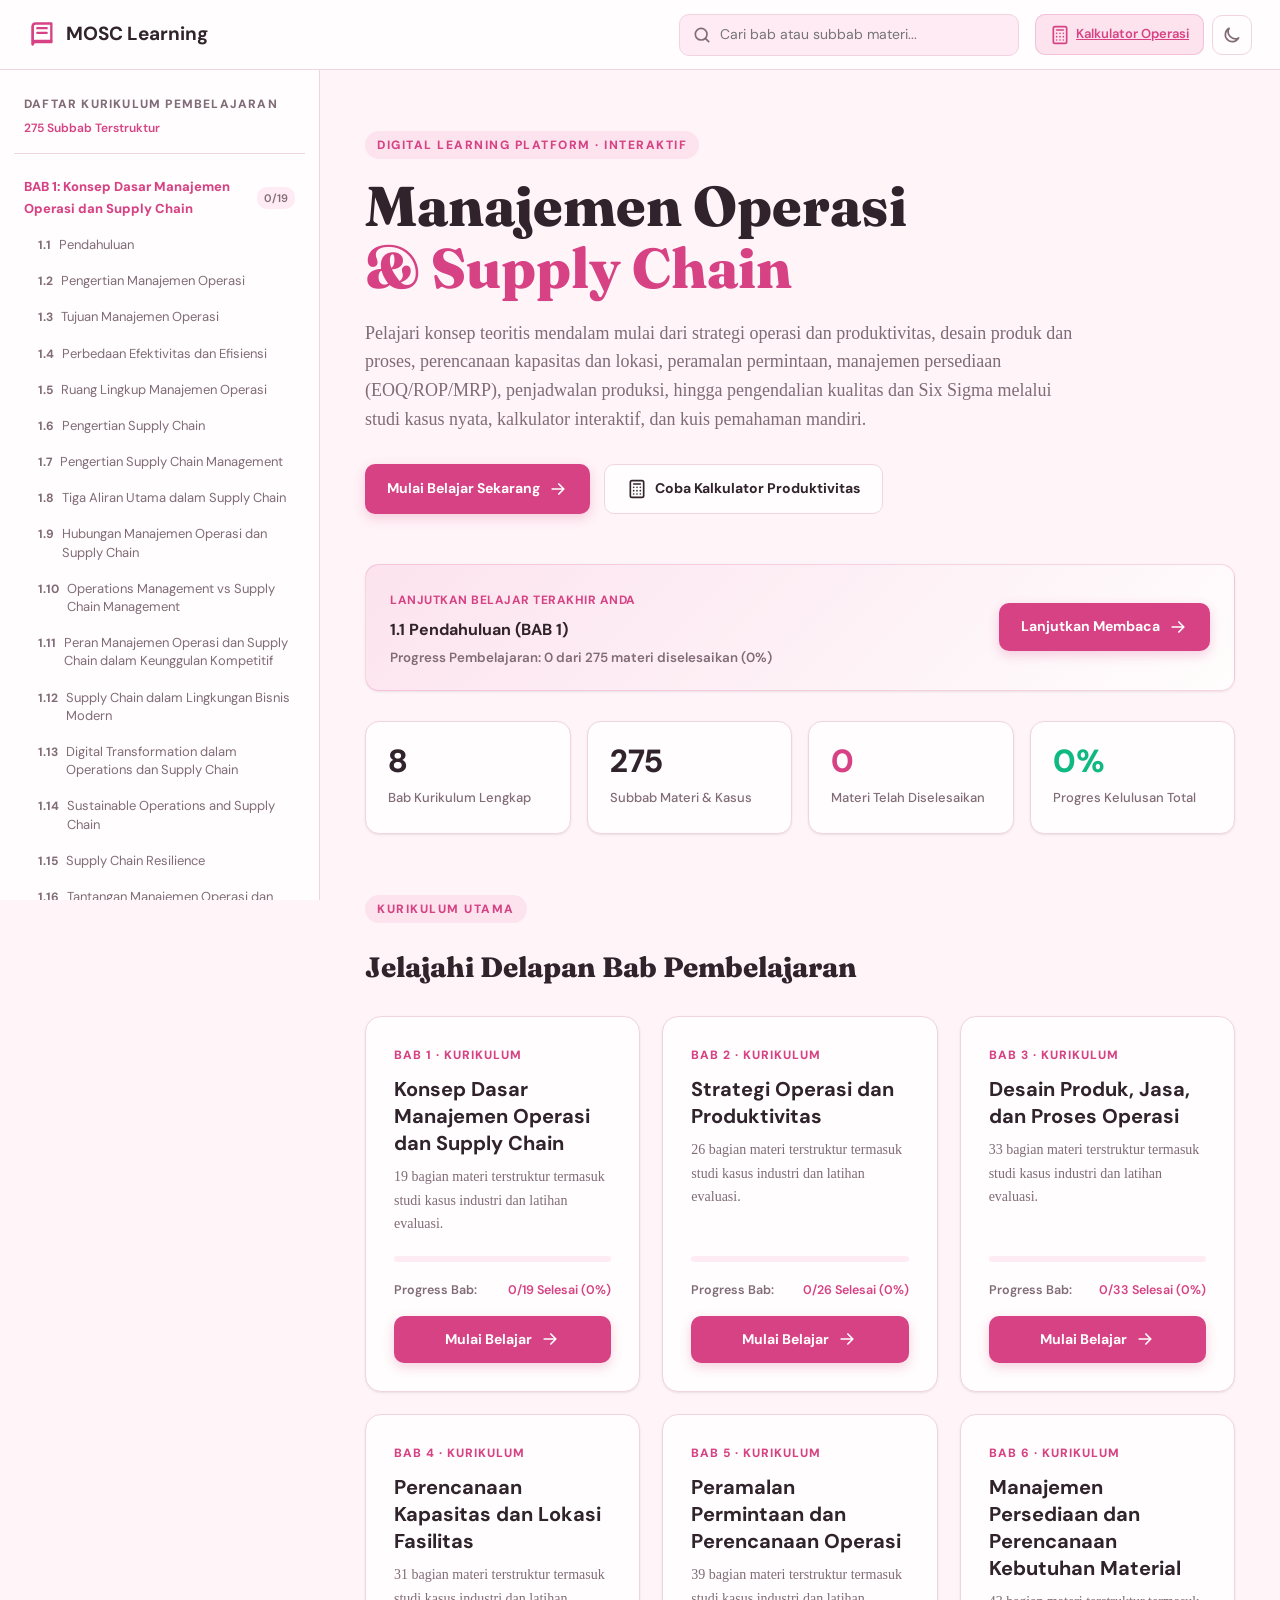
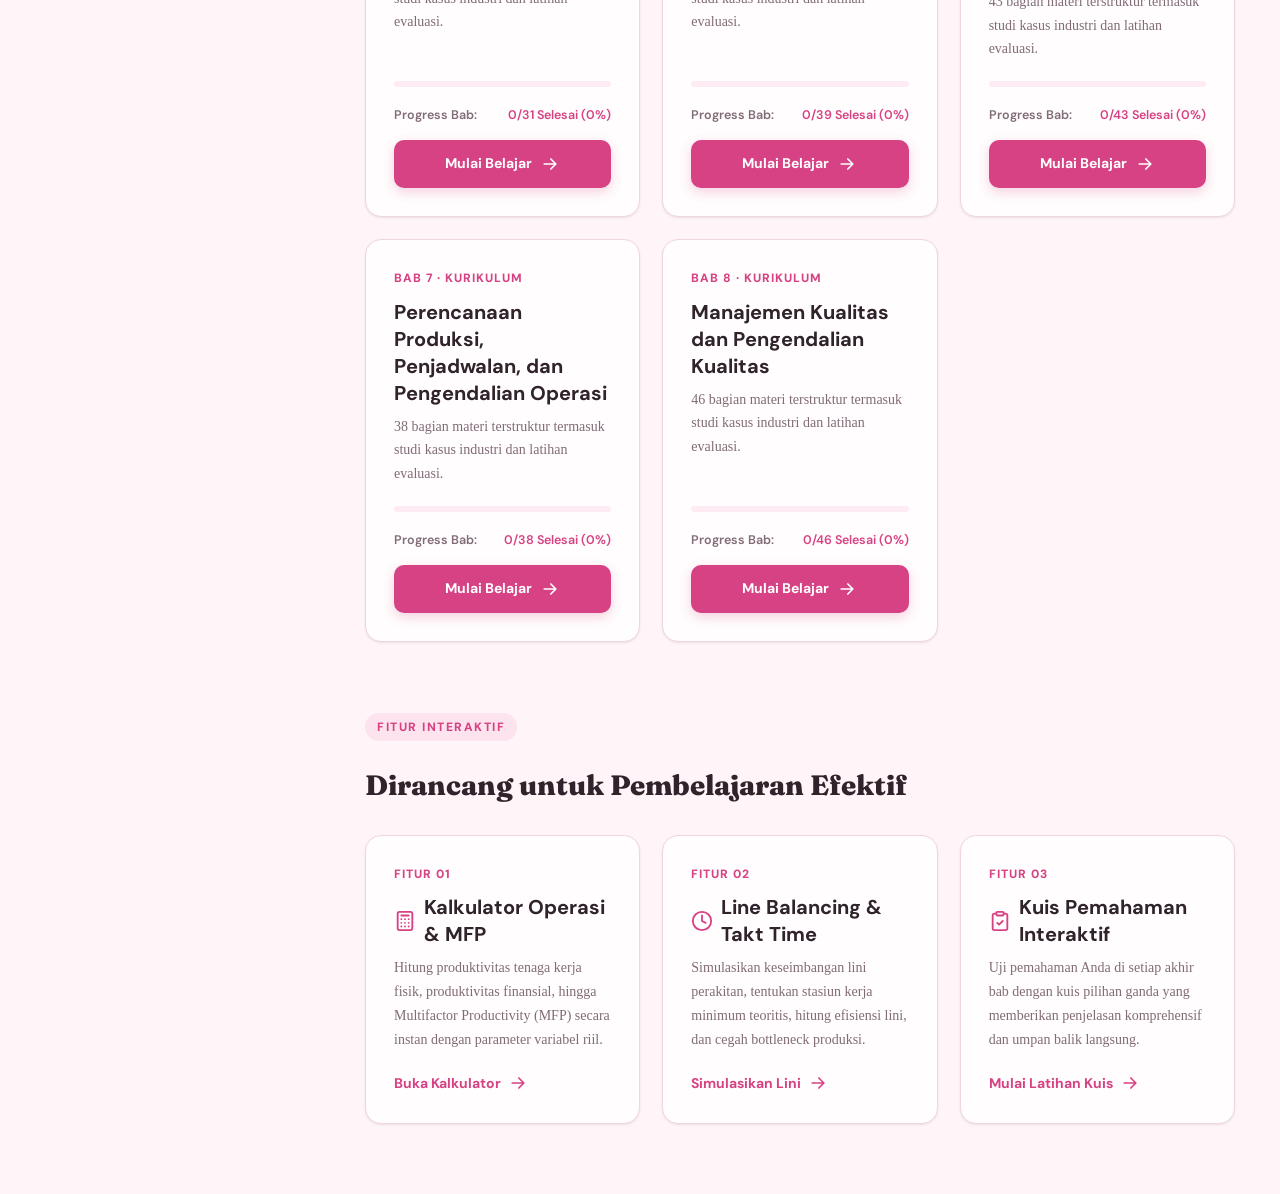
<file: index.html>
<!doctype html>
<html lang="id">
<head>
  <meta charset="utf-8">
  <meta name="viewport" content="width=device-width, initial-scale=1">
  <title>MOSC Learning — Platform Digital Manajemen Operasi & Supply Chain</title>
  <link rel="preconnect" href="https://fonts.googleapis.com">
  <link rel="preconnect" href="https://fonts.gstatic.com" crossorigin>
  <link href="https://fonts.googleapis.com/css2?family=DM+Sans:wght@400;500;600;700;800&family=Fraunces:opsz,wght@9..144,600..900&family=Nunito+Sans:wght@400;500;600;700;800&display=swap" rel="stylesheet">
  <link rel="stylesheet" href="css/style.css">
</head>
<body>
  <!-- Inline SVG Icon Defs -->
  <svg style="display:none" xmlns="http://www.w3.org/2000/svg">
    <symbol id="book" viewBox="0 0 24 24">
      <path d="M4 5.5A2.5 2.5 0 0 1 6.5 3H20v16H6.5A2.5 2.5 0 0 0 4 21z"/>
      <path d="M4 5.5v15A2.5 2.5 0 0 1 6.5 18H20M8 7h8M8 11h8"/>
    </symbol>
    <symbol id="search" viewBox="0 0 24 24">
      <circle cx="11" cy="11" r="7"/>
      <path d="m20 20-4-4"/>
    </symbol>
    <symbol id="moon" viewBox="0 0 24 24">
      <path d="M20 15.5A8.5 8.5 0 0 1 8.5 4 8.5 8.5 0 1 0 20 15.5z"/>
    </symbol>
    <symbol id="sun" viewBox="0 0 24 24">
      <circle cx="12" cy="12" r="4"/>
      <path d="M12 2v2M12 20v2M4.9 4.9l1.4 1.4M17.7 17.7l1.4 1.4M2 12h2M20 12h2M4.9 19.1l1.4-1.4M17.7 6.3l1.4-1.4"/>
    </symbol>
    <symbol id="menu" viewBox="0 0 24 24">
      <path d="M4 6h16M4 12h16M4 18h16"/>
    </symbol>
    <symbol id="check" viewBox="0 0 24 24">
      <path d="m5 12 4 4L19 6"/>
    </symbol>
    <symbol id="arrow" viewBox="0 0 24 24">
      <path d="M5 12h14M13 6l6 6-6 6"/>
    </symbol>
    <symbol id="calc" viewBox="0 0 24 24">
      <rect x="4" y="2" width="16" height="20" rx="2"/>
      <line x1="8" y1="6" x2="16" y2="6"/>
      <line x1="8" y1="10" x2="8" y2="10.01"/>
      <line x1="12" y1="10" x2="12" y2="10.01"/>
      <line x1="16" y1="10" x2="16" y2="10.01"/>
      <line x1="8" y1="14" x2="8" y2="14.01"/>
      <line x1="12" y1="14" x2="12" y2="14.01"/>
      <line x1="16" y1="14" x2="16" y2="14.01"/>
      <line x1="8" y1="18" x2="8" y2="18.01"/>
      <line x1="12" y1="18" x2="12" y2="18.01"/>
      <line x1="16" y1="18" x2="16" y2="18.01"/>
    </symbol>
    <symbol id="clock" viewBox="0 0 24 24">
      <circle cx="12" cy="12" r="10"/>
      <polyline points="12 6 12 12 16 14"/>
    </symbol>
    <symbol id="clipboard" viewBox="0 0 24 24">
      <path d="M16 4h2a2 2 0 0 1 2 2v14a2 2 0 0 1-2 2H6a2 2 0 0 1-2-2V6a2 2 0 0 1 2-2h2"/>
      <rect x="8" y="2" width="8" height="4" rx="1" ry="1"/>
      <path d="m9 14 2 2 4-4"/>
    </symbol>
    <symbol id="lightbulb" viewBox="0 0 24 24">
      <path d="M9 18h6"/>
      <path d="M10 22h4"/>
      <path d="M15.09 14c.18-.98.65-1.74 1.41-2.5A4.65 4.65 0 0 0 18 8 6 6 0 0 0 6 8c0 1 .23 2.23 1.5 3.5.76.76 1.23 1.52 1.41 2.5"/>
    </symbol>
    <symbol id="info" viewBox="0 0 24 24">
      <circle cx="12" cy="12" r="10"/>
      <line x1="12" y1="16" x2="12" y2="12"/>
      <line x1="12" y1="8" x2="12.01" y2="8"/>
    </symbol>
    <symbol id="alert" viewBox="0 0 24 24">
      <path d="m21.73 18-8-14a2 2 0 0 0-3.48 0l-8 14A2 2 0 0 0 4 21h16a2 2 0 0 0 1.73-3Z"/>
      <line x1="12" y1="9" x2="12" y2="13"/>
      <line x1="12" y1="17" x2="12.01" y2="17"/>
    </symbol>
  </svg>

  <div class="flower-backdrop" aria-hidden="true">
    <span>✿</span><span>❀</span><span>✾</span><span>❁</span>
    <span>✽</span><span>❃</span><span>✿</span><span>❋</span>
  </div>

  <!-- Topbar -->
  <header class="topbar">
    <a class="brand" href="index.html">
      <svg class="icon"><use href="#book"></use></svg>
      <span>MOSC <b>Learning</b></span>
    </a>
    <div class="searchbox">
      <svg class="icon"><use href="#search"></use></svg>
      <input id="searchInput" role="combobox" aria-autocomplete="list" aria-expanded="false" aria-controls="searchSuggestions" placeholder="Cari bab atau subbab materi...">
      <div class="search-suggestions" id="searchSuggestions" role="listbox" hidden></div>
    </div>
    <div class="top-actions">
      <a class="btn-tool" href="materi.html?id=2.12" title="Kalkulator Operasi">
        <svg class="icon"><use href="#calc"></use></svg>
        <span>Kalkulator Operasi</span>
      </a>
      <button class="icon-btn" id="themeBtn" aria-label="Toggle Tema"></button>
      <button class="icon-btn mobile-only" id="menuBtn" aria-label="Menu Navigasi">
        <svg class="icon"><use href="#menu"></use></svg>
      </button>
    </div>
  </header>

  <!-- App Layout -->
  <div class="layout">
    <!-- Sidebar Navigation -->
    <aside class="sidebar" id="sidebar">
      <div class="side-header">
        <div class="side-title">Daftar Kurikulum Pembelajaran</div>
        <div class="side-progress">275 Subbab Terstruktur</div>
      </div>
      <div id="chapterNav"></div>
    </aside>

    <!-- Main Content -->
    <main class="main">
      <!-- Hero Section -->
      <section class="hero">
        <div class="eyebrow">DIGITAL LEARNING PLATFORM · INTERAKTIF</div>
        <h1>Manajemen Operasi<br><span>& Supply Chain</span></h1>
        <p>
          Pelajari konsep teoritis mendalam mulai dari strategi operasi dan produktivitas, desain produk dan proses, perencanaan kapasitas dan lokasi, peramalan permintaan, manajemen persediaan (EOQ/ROP/MRP), penjadwalan produksi, hingga pengendalian kualitas dan Six Sigma melalui studi kasus nyata, kalkulator interaktif, dan kuis pemahaman mandiri.
        </p>
        <div class="hero-actions">
          <a class="btn primary" href="materi.html?id=1.1">
            Mulai Belajar Sekarang <svg class="icon"><use href="#arrow"></use></svg>
          </a>
          <a class="btn secondary" href="materi.html?id=2.12">
            <svg class="icon"><use href="#calc"></use></svg> Coba Kalkulator Produktivitas
          </a>
        </div>
      </section>

      <!-- Dynamic Resume Learning Banner -->
      <div class="resume-banner" id="resumeBanner"></div>

      <!-- Live Statistics Section -->
      <section class="stats" id="stats"></section>

      <!-- Chapter Overview Section -->
      <section class="section">
        <div class="eyebrow">KURIKULUM UTAMA</div>
        <h2>Jelajahi Delapan Bab Pembelajaran</h2>
        <div class="chapter-grid" id="chapterCards"></div>
      </section>

      <!-- Interactive Features Showcase -->
      <section class="section" style="padding-top:0;">
        <div class="eyebrow">FITUR INTERAKTIF</div>
        <h2>Dirancang untuk Pembelajaran Efektif</h2>
        <div class="chapter-grid">
          <div class="chapter-card">
            <div class="number">FITUR 01</div>
            <h3><svg class="icon"><use href="#calc"></use></svg> Kalkulator Operasi & MFP</h3>
            <p>Hitung produktivitas tenaga kerja fisik, produktivitas finansial, hingga Multifactor Productivity (MFP) secara instan dengan parameter variabel riil.</p>
            <a class="card-link" href="materi.html?id=2.12">Buka Kalkulator <svg class="icon"><use href="#arrow"></use></svg></a>
          </div>

          <div class="chapter-card">
            <div class="number">FITUR 02</div>
            <h3><svg class="icon"><use href="#clock"></use></svg> Line Balancing & Takt Time</h3>
            <p>Simulasikan keseimbangan lini perakitan, tentukan stasiun kerja minimum teoritis, hitung efisiensi lini, dan cegah bottleneck produksi.</p>
            <a class="card-link" href="materi.html?id=3.31">Simulasikan Lini <svg class="icon"><use href="#arrow"></use></svg></a>
          </div>

          <div class="chapter-card">
            <div class="number">FITUR 03</div>
            <h3><svg class="icon"><use href="#clipboard"></use></svg> Kuis Pemahaman Interaktif</h3>
            <p>Uji pemahaman Anda di setiap akhir bab dengan kuis pilihan ganda yang memberikan penjelasan komprehensif dan umpan balik langsung.</p>
            <a class="card-link" href="materi.html?id=1.18">Mulai Latihan Kuis <svg class="icon"><use href="#arrow"></use></svg></a>
          </div>
        </div>
      </section>
    </main>
  </div>

  <!-- Scripts -->
  <script src="data/content.js"></script>
  <script src="js/materi.js"></script>
  <script src="js/app.js"></script>
</body>
</html>
</file>
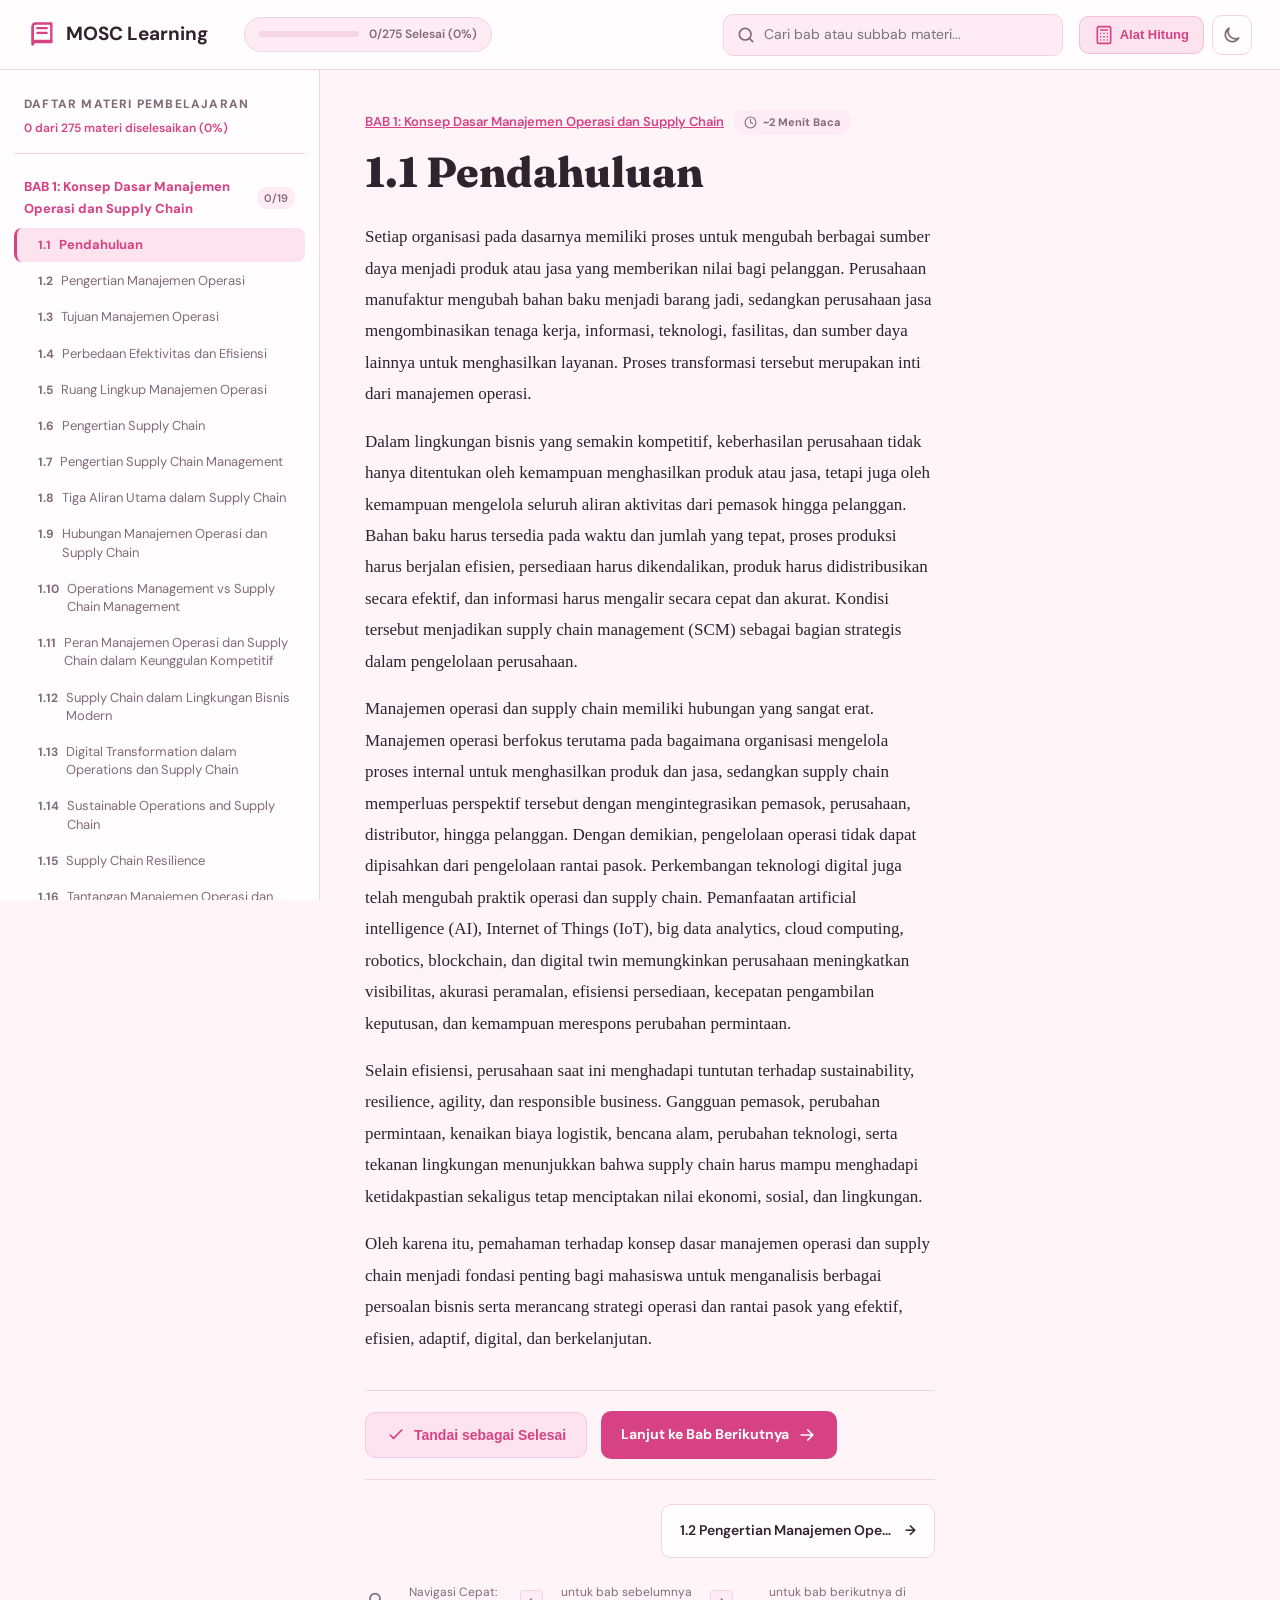
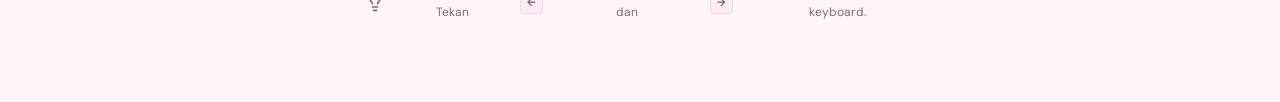
<file: materi.html>
<!doctype html>
<html lang="id">
<head>
  <meta charset="utf-8">
  <meta name="viewport" content="width=device-width, initial-scale=1">
  <title>Materi Pembelajaran — MOSC Learning</title>
  <link rel="preconnect" href="https://fonts.googleapis.com">
  <link rel="preconnect" href="https://fonts.gstatic.com" crossorigin>
  <link href="https://fonts.googleapis.com/css2?family=DM+Sans:wght@400;500;600;700;800&family=Fraunces:opsz,wght@9..144,600..900&family=Nunito+Sans:wght@400;500;600;700;800&display=swap" rel="stylesheet">
  <link rel="stylesheet" href="css/style.css">
</head>
<body>
  <!-- Ikon SVG -->
  <svg style="display:none" xmlns="http://www.w3.org/2000/svg">
    <symbol id="book" viewBox="0 0 24 24">
      <path d="M4 5.5A2.5 2.5 0 0 1 6.5 3H20v16H6.5A2.5 2.5 0 0 0 4 21z"/>
      <path d="M4 5.5v15A2.5 2.5 0 0 1 6.5 18H20M8 7h8M8 11h8"/>
    </symbol>
    <symbol id="search" viewBox="0 0 24 24">
      <circle cx="11" cy="11" r="7"/>
      <path d="m20 20-4-4"/>
    </symbol>
    <symbol id="moon" viewBox="0 0 24 24">
      <path d="M20 15.5A8.5 8.5 0 0 1 8.5 4 8.5 8.5 0 1 0 20 15.5z"/>
    </symbol>
    <symbol id="sun" viewBox="0 0 24 24">
      <circle cx="12" cy="12" r="4"/>
      <path d="M12 2v2M12 20v2M4.9 4.9l1.4 1.4M17.7 17.7l1.4 1.4M2 12h2M20 12h2M4.9 19.1l1.4-1.4M17.7 6.3l1.4-1.4"/>
    </symbol>
    <symbol id="menu" viewBox="0 0 24 24">
      <path d="M4 6h16M4 12h16M4 18h16"/>
    </symbol>
    <symbol id="check" viewBox="0 0 24 24">
      <path d="m5 12 4 4L19 6"/>
    </symbol>
    <symbol id="arrow" viewBox="0 0 24 24">
      <path d="M5 12h14M13 6l6 6-6 6"/>
    </symbol>
    <symbol id="calc" viewBox="0 0 24 24">
      <rect x="4" y="2" width="16" height="20" rx="2"/>
      <line x1="8" y1="6" x2="16" y2="6"/>
      <line x1="8" y1="10" x2="8" y2="10.01"/>
      <line x1="12" y1="10" x2="12" y2="10.01"/>
      <line x1="16" y1="10" x2="16" y2="10.01"/>
      <line x1="8" y1="14" x2="8" y2="14.01"/>
      <line x1="12" y1="14" x2="12" y2="14.01"/>
      <line x1="16" y1="14" x2="16" y2="14.01"/>
      <line x1="8" y1="18" x2="8" y2="18.01"/>
      <line x1="12" y1="18" x2="12" y2="18.01"/>
      <line x1="16" y1="18" x2="16" y2="18.01"/>
    </symbol>
    <symbol id="clock" viewBox="0 0 24 24">
      <circle cx="12" cy="12" r="10"/>
      <polyline points="12 6 12 12 16 14"/>
    </symbol>
    <symbol id="clipboard" viewBox="0 0 24 24">
      <path d="M16 4h2a2 2 0 0 1 2 2v14a2 2 0 0 1-2 2H6a2 2 0 0 1-2-2V6a2 2 0 0 1 2-2h2"/>
      <rect x="8" y="2" width="8" height="4" rx="1" ry="1"/>
      <path d="m9 14 2 2 4-4"/>
    </symbol>
    <symbol id="lightbulb" viewBox="0 0 24 24">
      <path d="M9 18h6"/>
      <path d="M10 22h4"/>
      <path d="M15.09 14c.18-.98.65-1.74 1.41-2.5A4.65 4.65 0 0 0 18 8 6 6 0 0 0 6 8c0 1 .23 2.23 1.5 3.5.76.76 1.23 1.52 1.41 2.5"/>
    </symbol>
    <symbol id="info" viewBox="0 0 24 24">
      <circle cx="12" cy="12" r="10"/>
      <line x1="12" y1="16" x2="12" y2="12"/>
      <line x1="12" y1="8" x2="12.01" y2="8"/>
    </symbol>
    <symbol id="alert" viewBox="0 0 24 24">
      <path d="m21.73 18-8-14a2 2 0 0 0-3.48 0l-8 14A2 2 0 0 0 4 21h16a2 2 0 0 0 1.73-3Z"/>
      <line x1="12" y1="9" x2="12" y2="13"/>
      <line x1="12" y1="17" x2="12.01" y2="17"/>
    </symbol>
  </svg>

  <div class="flower-backdrop" aria-hidden="true">
    <span>✿</span><span>❀</span><span>✾</span><span>❁</span>
    <span>✽</span><span>❃</span><span>✿</span><span>❋</span>
  </div>

  <!-- Topbar -->
  <header class="topbar">
    <a class="brand" href="index.html">
      <svg class="icon"><use href="#book"></use></svg>
      <span>MOSC <b>Learning</b></span>
    </a>

    <!-- Live Curriculum Progress -->
    <div class="topbar-progress-container" id="topbarProgress">
      <div class="topbar-progress-bar-wrap">
        <div class="topbar-progress-bar-fill" style="width: 0%;"></div>
      </div>
      <span>Memuat Progress...</span>
    </div>

    <!-- Live Search Filter -->
    <div class="searchbox">
      <svg class="icon"><use href="#search"></use></svg>
      <input id="searchInput" role="combobox" aria-autocomplete="list" aria-expanded="false" aria-controls="searchSuggestions" placeholder="Cari bab atau subbab materi...">
      <div class="search-suggestions" id="searchSuggestions" role="listbox" hidden></div>
    </div>

    <!-- Top Action Buttons -->
    <div class="top-actions">
      <button class="btn-tool" id="toolsBtn" title="Buka Alat Hitung Interaktif">
        <svg class="icon"><use href="#calc"></use></svg>
        <span>Alat Hitung</span>
      </button>
      <button class="icon-btn" id="themeBtn" aria-label="Toggle Tema"></button>
      <button class="icon-btn mobile-only" id="menuBtn" aria-label="Menu Navigasi">
        <svg class="icon"><use href="#menu"></use></svg>
      </button>
    </div>
  </header>

  <!-- App Layout -->
  <div class="layout">
    <!-- Sidebar Navigation -->
    <aside class="sidebar" id="sidebar">
      <div class="side-header">
        <div class="side-title">Daftar Materi Pembelajaran</div>
        <div class="side-progress" id="sidebarProgress">275 Subbab Terstruktur</div>
      </div>
      <div id="chapterNav"></div>
    </aside>

    <!-- Main Reader Area -->
    <main class="main article-layout">
      <div class="article-content-wrapper">
        <article id="article" class="article"></article>
      </div>

      <!-- On-Page Quick Jump Table of Contents -->
      <aside class="article-toc" id="articleToc" style="display:none;"></aside>
    </main>
  </div>

  <!-- Interactive Calculator Modal Drawer -->
  <div class="modal-overlay" id="calculatorModal">
    <div class="modal-dialog">
      <button class="modal-close-btn" id="closeModalBtn">&times;</button>
      <div class="modal-tabs">
        <button class="modal-tab-btn active" data-tab="modalTabProd">Kalkulator Produktivitas (MFP)</button>
        <button class="modal-tab-btn" data-tab="modalTabLB">Keseimbangan Lini (Line Balancing)</button>
      </div>

      <div class="modal-tab-pane" id="modalTabProd">
        <div class="calc-grid">
          <div class="calc-field">
            <label class="calc-label">Jumlah Output Produk:</label>
            <div class="calc-input-wrap">
              <input type="number" class="calc-input" id="calcProdOutput" value="10000">
              <span class="calc-unit">Unit</span>
            </div>
          </div>
          <div class="calc-field">
            <label class="calc-label">Harga Jual per Unit:</label>
            <div class="calc-input-wrap">
              <input type="number" class="calc-input" id="calcProdPrice" value="50000">
              <span class="calc-unit">Rp</span>
            </div>
          </div>
          <div class="calc-field">
            <label class="calc-label">Jam Kerja Tenaga Kerja:</label>
            <div class="calc-input-wrap">
              <input type="number" class="calc-input" id="calcProdLaborHours" value="2000">
              <span class="calc-unit">Jam</span>
            </div>
          </div>
          <div class="calc-field">
            <label class="calc-label">Tarif Upah Tenaga Kerja / Jam:</label>
            <div class="calc-input-wrap">
              <input type="number" class="calc-input" id="calcProdLaborRate" value="30000">
              <span class="calc-unit">Rp</span>
            </div>
          </div>
          <div class="calc-field">
            <label class="calc-label">Biaya Bahan Baku Total:</label>
            <div class="calc-input-wrap">
              <input type="number" class="calc-input" id="calcProdMaterial" value="150000000">
              <span class="calc-unit">Rp</span>
            </div>
          </div>
          <div class="calc-field">
            <label class="calc-label">Biaya Modal & Mesin:</label>
            <div class="calc-input-wrap">
              <input type="number" class="calc-input" id="calcProdCapital" value="30000000">
              <span class="calc-unit">Rp</span>
            </div>
          </div>
          <div class="calc-field">
            <label class="calc-label">Biaya Energi & Utilitas:</label>
            <div class="calc-input-wrap">
              <input type="number" class="calc-input" id="calcProdEnergy" value="20000000">
              <span class="calc-unit">Rp</span>
            </div>
          </div>
        </div>

        <div class="calc-results-panel">
          <div class="calc-results-title">Hasil Analisis Produktivitas:</div>
          <div class="calc-metric-grid">
            <div class="calc-metric-box">
              <div class="calc-metric-label">Produktivitas Tenaga Kerja Fisik</div>
              <div class="calc-metric-val" id="resLaborUnit">5.00</div>
              <small style="color:var(--text-muted)">Unit / Jam Kerja</small>
            </div>
            <div class="calc-metric-box">
              <div class="calc-metric-label">Produktivitas Finansial TK</div>
              <div class="calc-metric-val" id="resLaborRp">8.33</div>
              <small style="color:var(--text-muted)">Rp Output / Rp Upah</small>
            </div>
            <div class="calc-metric-box highlight">
              <div class="calc-metric-label">Multifactor Productivity (MFP)</div>
              <div class="calc-metric-val" id="resMFP">1.92</div>
              <small style="color:var(--primary);font-weight:700">Rasio Output/Input</small>
            </div>
          </div>
          <div id="resMFPStatus" class="calc-status-tag success">Status: Sangat Sehat (Output > Total Biaya Input)</div>
        </div>
      </div>

      <div class="modal-tab-pane" id="modalTabLB" style="display:none;">
        <div class="calc-grid">
          <div class="calc-field">
            <label class="calc-label">Waktu Bersih Tersedia:</label>
            <div class="calc-input-wrap">
              <input type="number" class="calc-input" id="calcLBTime" value="420">
              <span class="calc-unit">Menit/Hari</span>
            </div>
          </div>
          <div class="calc-field">
            <label class="calc-label">Target Permintaan Pelanggan:</label>
            <div class="calc-input-wrap">
              <input type="number" class="calc-input" id="calcLBDemand" value="140">
              <span class="calc-unit">Unit/Hari</span>
            </div>
          </div>
          <div class="calc-field">
            <label class="calc-label">Total Waktu Seluruh Tugas (∑t):</label>
            <div class="calc-input-wrap">
              <input type="number" step="0.1" class="calc-input" id="calcLBTaskSum" value="9.0">
              <span class="calc-unit">Menit</span>
            </div>
          </div>
          <div class="calc-field">
            <label class="calc-label">Jumlah Stasiun Kerja Aktual (k):</label>
            <div class="calc-input-wrap">
              <input type="number" class="calc-input" id="calcLBStations" value="4">
              <span class="calc-unit">Stasiun</span>
            </div>
          </div>
          <div class="calc-field">
            <label class="calc-label">Cycle Time Aktual Terpanjang (CT):</label>
            <div class="calc-input-wrap">
              <input type="number" step="0.1" class="calc-input" id="calcLBCycleTime" value="2.8">
              <span class="calc-unit">Menit/Unit</span>
            </div>
          </div>
        </div>

        <div class="calc-results-panel">
          <div class="calc-results-title">Hasil Keseimbangan Lini Perakitan:</div>
          <div class="calc-metric-grid">
            <div class="calc-metric-box">
              <div class="calc-metric-label">Takt Time Pelanggan</div>
              <div class="calc-metric-val" id="resLBTakt">3.00</div>
              <small style="color:var(--text-muted)">Menit per Unit</small>
            </div>
            <div class="calc-metric-box">
              <div class="calc-metric-label">Stasiun Minimum Teoritis (N_min)</div>
              <div class="calc-metric-val" id="resLBNmin">3</div>
              <small style="color:var(--text-muted)">Stasiun Kerja</small>
            </div>
            <div class="calc-metric-box highlight">
              <div class="calc-metric-label">Efisiensi Lini Perakitan</div>
              <div class="calc-metric-val" id="resLBEff">80.36%</div>
              <small style="color:var(--primary);font-weight:700">Optimalitas Aliran</small>
            </div>
            <div class="calc-metric-box">
              <div class="calc-metric-label">Balance Delay</div>
              <div class="calc-metric-val" id="resLBDelay">19.64%</div>
              <small style="color:var(--text-muted)">Waktu Menganggur</small>
            </div>
          </div>
          <div id="resLBStatus" class="calc-status-tag success">Status: Layak (Cycle Time ≤ Takt Time)</div>
        </div>
      </div>
    </div>
  </div>

  <!-- Scripts -->
  <script src="data/content.js"></script>
  <script src="js/materi.js"></script>
</body>
</html>
</file>
<file: css/style.css>
/* MOSC Learning - Modern & Interactive Stylesheet */
:root {
  --primary: #d64283;
  --primary-hover: #b92c6b;
  --primary-light: #f8c9df;
  --bg: #fff4f8;
  --surface: #fffdfd;
  --surface-2: #ffebf3;
  --surface-3: #f8d5e5;
  --text: #30232b;
  --text-muted: #806b77;
  --border: #f0d5e1;
  --soft: #fce3ee;
  --success: #10b981;
  --success-bg: #ecfdf5;
  --success-border: #a7f3d0;
  --warning: #f59e0b;
  --warning-bg: #fffbeb;
  --warning-border: #fde68a;
  --danger: #ef4444;
  --danger-bg: #fef2f2;
  --danger-border: #fecaca;
  --radius: 12px;
  --shadow-sm: 0 1px 3px rgba(0,0,0,0.06), 0 1px 2px rgba(0,0,0,0.04);
  --shadow-md: 0 4px 6px -1px rgba(0,0,0,0.08), 0 2px 4px -1px rgba(0,0,0,0.04);
  --shadow-lg: 0 10px 15px -3px rgba(0,0,0,0.08), 0 4px 6px -2px rgba(0,0,0,0.04);
}

body.dark {
  --bg: #21151d;
  --surface: #2d1d28;
  --surface-2: #3c2635;
  --surface-3: #553248;
  --text: #fff1f7;
  --text-muted: #d0afc0;
  --border: #513447;
  --soft: #48283b;
  --primary-light: #6e3453;
  --success-bg: #064e3b;
  --success-border: #065f46;
  --warning-bg: #451a03;
  --warning-border: #78350f;
  --danger-bg: #450a0a;
  --danger-border: #7f1d1d;
  --shadow-sm: 0 1px 3px rgba(0,0,0,0.3);
  --shadow-md: 0 4px 6px -1px rgba(0,0,0,0.4);
  --shadow-lg: 0 10px 15px -3px rgba(0,0,0,0.5);
}

* {
  box-sizing: border-box;
}

body {
  margin: 0;
  font-family: "DM Sans", "Segoe UI", sans-serif;
  background: var(--bg);
  color: var(--text);
  line-height: 1.7;
  transition: background-color 0.2s ease, color 0.2s ease;
  -webkit-font-smoothing: antialiased;
  isolation: isolate;
}

p {
  font-family: "times new roman", times, serif;
}

.flower-backdrop {
  position: fixed;
  z-index: -1;
  inset: 0;
  overflow: hidden;
  pointer-events: none;
  color: #d64283;
}

.flower-backdrop span {
  position: absolute;
  top: -8vh;
  left: var(--flower-x);
  font-size: var(--flower-size);
  opacity: 0.2;
  animation: flower-drift var(--flower-speed) linear var(--flower-delay) infinite;
}

.flower-backdrop span:nth-child(1) { --flower-x: 8%; --flower-size: 38px; --flower-speed: 25s; --flower-delay: -8s; }
.flower-backdrop span:nth-child(2) { --flower-x: 22%; --flower-size: 30px; --flower-speed: 31s; --flower-delay: -19s; }
.flower-backdrop span:nth-child(3) { --flower-x: 39%; --flower-size: 44px; --flower-speed: 28s; --flower-delay: -4s; }
.flower-backdrop span:nth-child(4) { --flower-x: 56%; --flower-size: 34px; --flower-speed: 34s; --flower-delay: -24s; }
.flower-backdrop span:nth-child(5) { --flower-x: 71%; --flower-size: 40px; --flower-speed: 26s; --flower-delay: -13s; }
.flower-backdrop span:nth-child(6) { --flower-x: 84%; --flower-size: 31px; --flower-speed: 32s; --flower-delay: -2s; }
.flower-backdrop span:nth-child(7) { --flower-x: 94%; --flower-size: 36px; --flower-speed: 29s; --flower-delay: -17s; }
.flower-backdrop span:nth-child(8) { --flower-x: 48%; --flower-size: 27px; --flower-speed: 36s; --flower-delay: -29s; }

@keyframes flower-drift {
  0% { transform: translate3d(0, 0, 0) rotate(0deg); }
  50% { transform: translate3d(-3vw, 52vh, 0) rotate(180deg); }
  100% { transform: translate3d(2vw, 112vh, 0) rotate(360deg); }
}

@media (prefers-reduced-motion: reduce) {
  .flower-backdrop { display: none; }
}

.icon {
  width: 20px;
  height: 20px;
  fill: none;
  stroke: currentColor;
  stroke-width: 2;
  stroke-linecap: round;
  stroke-linejoin: round;
  vertical-align: middle;
  flex-shrink: 0;
}

/* Topbar */
.topbar {
  height: 70px;
  background: var(--surface);
  border-bottom: 1px solid var(--border);
  display: flex;
  align-items: center;
  padding: 0 28px;
  position: sticky;
  top: 0;
  z-index: 30;
  gap: 16px;
}

.brand {
  display: flex;
  gap: 10px;
  align-items: center;
  color: var(--text);
  text-decoration: none;
  font-size: 19px;
  font-weight: 700;
  white-space: nowrap;
}

.brand .icon {
  color: var(--primary);
  width: 28px;
  height: 28px;
}

.topbar-progress-container {
  display: flex;
  align-items: center;
  gap: 10px;
  margin-left: 20px;
  background: var(--surface-2);
  padding: 6px 14px;
  border-radius: 20px;
  border: 1px solid var(--border);
  font-size: 12px;
  font-weight: 600;
  color: var(--text-muted);
}

.topbar-progress-bar-wrap {
  width: 100px;
  height: 6px;
  background: var(--surface-3);
  border-radius: 3px;
  overflow: hidden;
}

.topbar-progress-bar-fill {
  height: 100%;
  background: linear-gradient(90deg, var(--primary), #f59bbd);
  border-radius: 3px;
  transition: width 0.4s ease;
}

.searchbox {
  margin-left: auto;
  width: min(340px, 35vw);
  height: 42px;
  border: 1px solid var(--border);
  background: var(--surface-2);
  border-radius: 10px;
  display: flex;
  align-items: center;
  position: relative;
  padding: 0 12px;
  color: var(--text-muted);
  transform-origin: center;
  transition: width 0.3s ease, border-color 0.2s, box-shadow 0.2s;
}

.searchbox:focus-within {
  position: fixed;
  top: 14px;
  left: 12px;
  width: calc(100vw - 24px);
  margin-left: 0;
  border-color: var(--primary);
  box-shadow: 0 0 0 3px rgba(214,66,131,0.15);
  z-index: 36;
  animation: search-expand 0.3s cubic-bezier(0.2, 0.8, 0.2, 1) both;
}

@keyframes search-expand {
  from { opacity: 0.88; transform: scaleX(0.45); }
  to { opacity: 1; transform: scaleX(1); }
}

.searchbox input {
  border: 0;
  outline: 0;
  background: transparent;
  width: 100%;
  padding-left: 8px;
  font: inherit;
  font-size: 14px;
  color: var(--text);
}

.search-suggestions {
  position: absolute;
  top: calc(100% + 8px);
  left: 0;
  right: 0;
  z-index: 40;
  max-height: min(70vh, 420px);
  overflow-y: auto;
  padding: 6px;
  border: 1px solid var(--border);
  border-radius: 10px;
  background: var(--surface);
  box-shadow: var(--shadow-lg);
}

.search-suggestions[hidden] {
  display: none;
}

.search-suggestion {
  display: flex;
  width: 100%;
  align-items: flex-start;
  gap: 10px;
  padding: 10px 12px;
  border: 0;
  border-radius: 7px;
  background: transparent;
  color: var(--text);
  text-align: left;
  font: inherit;
  cursor: pointer;
}

.search-suggestion:hover,
.search-suggestion.active {
  background: var(--soft);
}

.search-suggestion-id {
  flex: 0 0 auto;
  color: var(--primary);
  font-size: 12px;
  font-weight: 800;
  line-height: 1.6;
}

.search-suggestion-details {
  display: grid;
  min-width: 0;
  gap: 2px;
}

.search-suggestion-title {
  overflow: hidden;
  font-size: 13px;
  font-weight: 700;
  line-height: 1.4;
  text-overflow: ellipsis;
}

.search-suggestion-chapter {
  color: var(--text-muted);
  font-size: 11px;
  line-height: 1.4;
}

.search-empty {
  padding: 12px;
  color: var(--text-muted);
  font-size: 13px;
}

@media (prefers-reduced-motion: reduce) {
  .searchbox,
  .searchbox:focus-within {
    animation: none;
    transition: none;
  }
}

.top-actions {
  display: flex;
  gap: 8px;
  align-items: center;
}

.btn-tool {
  display: inline-flex;
  align-items: center;
  gap: 6px;
  padding: 8px 14px;
  border-radius: 10px;
  font-size: 13px;
  font-weight: 600;
  background: var(--soft);
  color: var(--primary);
  border: 1px solid rgba(214,66,131,0.22);
  cursor: pointer;
  transition: all 0.2s;
}

.btn-tool:hover {
  background: var(--primary);
  color: #fff;
}

.icon-btn {
  border: 1px solid var(--border);
  background: var(--surface);
  width: 40px;
  height: 40px;
  border-radius: 10px;
  display: grid;
  place-items: center;
  color: var(--text-muted);
  cursor: pointer;
  transition: all 0.2s;
}

.icon-btn:hover {
  color: var(--primary);
  border-color: var(--primary);
  background: var(--soft);
}

.mobile-only {
  display: none;
}

/* Layout */
.layout {
  display: flex;
  min-height: calc(100vh - 70px);
}

/* Sidebar */
.sidebar {
  width: 320px;
  border-right: 1px solid var(--border);
  background: var(--surface);
  padding: 24px 14px;
  position: sticky;
  top: 70px;
  height: calc(100vh - 70px);
  overflow-y: auto;
  flex-shrink: 0;
}

.side-header {
  padding: 0 10px 14px;
  border-bottom: 1px solid var(--border);
  margin-bottom: 14px;
}

.side-title {
  font-size: 12px;
  font-weight: 800;
  text-transform: uppercase;
  letter-spacing: 1.2px;
  color: var(--text-muted);
}

.side-progress {
  font-size: 12px;
  color: var(--primary);
  font-weight: 600;
  margin-top: 4px;
}

.chapter {
  margin-bottom: 16px;
}

.chapter-title {
  padding: 8px 10px;
  font-weight: 750;
  font-size: 13px;
  display: flex;
  justify-content: space-between;
  align-items: center;
  color: var(--text);
  border-radius: 6px;
}

.chapter-title .num {
  color: var(--primary);
  font-weight: 800;
}

.chapter-badge {
  font-size: 11px;
  font-weight: 600;
  padding: 2px 7px;
  border-radius: 10px;
  background: var(--surface-2);
  color: var(--text-muted);
}

.nav-item {
  display: flex;
  align-items: center;
  justify-content: space-between;
  padding: 8px 12px 8px 24px;
  color: var(--text-muted);
  text-decoration: none;
  font-size: 13px;
  border-radius: 8px;
  margin-bottom: 2px;
  transition: all 0.15s ease;
  line-height: 1.4;
  position: relative;
}

.nav-item-text {
  display: flex;
  gap: 8px;
  align-items: baseline;
  overflow: hidden;
  text-overflow: ellipsis;
}

.nav-item-id {
  font-weight: 700;
  color: var(--text-muted);
  font-size: 12px;
}

.nav-item:hover {
  background: var(--soft);
  color: var(--primary);
}

.nav-item.active {
  background: var(--soft);
  color: var(--primary);
  font-weight: 700;
  border-left: 3px solid var(--primary);
  padding-left: 21px;
}

.nav-item.active .nav-item-id {
  color: var(--primary);
}

.nav-check {
  width: 16px;
  height: 16px;
  color: var(--success);
  margin-left: 6px;
  flex-shrink: 0;
}

/* Main Content */
.main {
  flex: 1;
  min-width: 0;
}

/* Hero Section */
.hero {
  max-width: 1180px;
  margin: auto;
  padding: 60px 45px 50px;
}

.eyebrow {
  display: inline-block;
  font-size: 12px;
  letter-spacing: 1.5px;
  font-weight: 800;
  color: var(--primary);
  background: var(--soft);
  padding: 4px 12px;
  border-radius: 20px;
  margin-bottom: 16px;
}

h1 {
  font-family: Fraunces, Georgia, serif;
  font-size: clamp(34px, 5vw, 56px);
  line-height: 1.1;
  letter-spacing: 0;
  margin: 0 0 20px;
  font-weight: 800;
}

h1 span {
  color: var(--primary);
}

.hero p {
  max-width: 720px;
  color: var(--text-muted);
  font-size: 18px;
  line-height: 1.6;
  margin-bottom: 30px;
}

.hero-actions {
  display: flex;
  gap: 14px;
  flex-wrap: wrap;
}

.btn {
  display: inline-flex;
  align-items: center;
  gap: 8px;
  padding: 12px 22px;
  border-radius: 10px;
  text-decoration: none;
  font-weight: 700;
  font-size: 14px;
  cursor: pointer;
  transition: all 0.2s ease;
  border: none;
}

.btn.primary {
  background: var(--primary);
  color: #fff;
  box-shadow: 0 4px 12px rgba(214,66,131,0.24);
}

.btn.primary:hover {
  background: var(--primary-hover);
  transform: translateY(-1px);
}

.btn.secondary {
  background: var(--surface);
  color: var(--text);
  border: 1px solid var(--border);
}

.btn.secondary:hover {
  background: var(--surface-2);
  border-color: var(--surface-3);
}

/* Resume Banner on Homepage */
.resume-banner {
  max-width: 1180px;
  margin: 0 auto 30px;
  padding: 0 45px;
}

.resume-card {
  background: linear-gradient(135deg, var(--soft), var(--surface));
  border: 1px solid rgba(214,66,131,0.2);
  border-radius: 14px;
  padding: 20px 24px;
  display: flex;
  align-items: center;
  justify-content: space-between;
  gap: 20px;
  flex-wrap: wrap;
  box-shadow: var(--shadow-sm);
}

.resume-info strong {
  display: block;
  font-size: 16px;
  color: var(--text);
  margin-top: 4px;
}

.resume-info span {
  font-size: 12px;
  color: var(--primary);
  font-weight: 700;
  text-transform: uppercase;
  letter-spacing: 0.5px;
}

/* Stats Section */
.stats {
  display: grid;
  grid-template-columns: repeat(4, 1fr);
  max-width: 1180px;
  margin: auto;
  padding: 0 45px 50px;
  gap: 16px;
}

.stat {
  background: var(--surface);
  border: 1px solid var(--border);
  border-radius: 14px;
  padding: 22px;
  box-shadow: var(--shadow-sm);
  transition: transform 0.2s;
}

.stat:hover {
  transform: translateY(-2px);
}

.stat strong {
  font-size: 32px;
  display: block;
  color: var(--text);
  font-weight: 800;
  line-height: 1.1;
  margin-bottom: 4px;
}

.stat span {
  color: var(--text-muted);
  font-size: 13px;
  font-weight: 500;
}

/* Section */
.section {
  max-width: 1180px;
  margin: auto;
  padding: 10px 45px 70px;
}

.section h2 {
  font-family: Fraunces, Georgia, serif;
  font-size: 28px;
  margin: 5px 0 25px;
  font-weight: 800;
  letter-spacing: 0;
}

.chapter-grid {
  display: grid;
  grid-template-columns: repeat(3, 1fr);
  gap: 22px;
}

.chapter-card {
  background: var(--surface);
  border: 1px solid var(--border);
  border-radius: 16px;
  padding: 28px;
  box-shadow: var(--shadow-sm);
  display: flex;
  flex-direction: column;
  transition: all 0.2s ease;
}

.chapter-card:hover {
  transform: translateY(-3px);
  border-color: rgba(214,66,131,0.4);
  box-shadow: var(--shadow-md);
}

.chapter-card .number {
  font-size: 12px;
  color: var(--primary);
  font-weight: 800;
  letter-spacing: 1px;
}

.chapter-card h3 {
  display: flex;
  align-items: center;
  gap: 8px;
  font-size: 20px;
  line-height: 1.35;
  margin: 10px 0 8px;
  font-weight: 700;
}

.chapter-card h3 .icon {
  color: var(--primary);
  width: 22px;
  height: 22px;
}

.chapter-card p {
  color: var(--text-muted);
  font-size: 14px;
  margin: 0 0 20px;
  flex: 1;
}

.card-progress-bar {
  width: 100%;
  height: 6px;
  background: var(--surface-2);
  border-radius: 3px;
  overflow: hidden;
  margin-bottom: 18px;
}

.card-progress-fill {
  height: 100%;
  background: var(--primary);
  border-radius: 3px;
  transition: width 0.4s ease;
}

.card-link {
  display: inline-flex;
  align-items: center;
  gap: 7px;
  color: var(--primary);
  font-weight: 700;
  text-decoration: none;
  font-size: 14px;
  margin-top: auto;
}

.card-link:hover {
  text-decoration: underline;
}

/* Article Layout & Reader */
.article-layout {
  display: grid;
  grid-template-columns: minmax(0, 1fr) 260px;
  gap: 40px;
  max-width: 1280px;
  margin: auto;
  padding: 40px 45px 80px;
}

.article-content-wrapper {
  min-width: 0;
}

.crumb-bar {
  display: flex;
  align-items: center;
  gap: 10px;
  flex-wrap: wrap;
  margin-bottom: 12px;
}

.crumb {
  font-size: 13px;
  font-weight: 600;
  color: var(--primary);
}

.badge-tag {
  display: inline-flex;
  align-items: center;
  gap: 6px;
  font-size: 11px;
  font-weight: 700;
  padding: 3px 10px;
  border-radius: 12px;
  background: var(--surface-2);
  color: var(--text-muted);
}

.badge-tag .icon {
  width: 13px;
  height: 13px;
}

.article h1 {
  font-size: clamp(28px, 4vw, 42px);
  line-height: 1.2;
  font-family: Fraunces, Georgia, serif;
  letter-spacing: 0;
  margin: 0 0 24px;
  color: var(--text);
  font-weight: 800;
}

.article h2 {
  font-family: Fraunces, Georgia, serif;
  font-size: 22px;
  font-weight: 800;
  letter-spacing: 0;
  padding-bottom: 8px;
  border-bottom: 1px solid var(--border);
  color: var(--text);
}

.article h3 {
  font-size: 18px;
  font-weight: 700;
  margin: 24px 0 12px;
  color: var(--text);
}

.article p {
  font-size: 17px;
  color: var(--text);
  font-family: "Times New Roman", Times, serif;
  line-height: 1.85;
  margin: 0 0 16px;
}

body.dark .article p {
  color: var(--text);
}

/* Lists */
.article-list {
  font-size: 17px;
  padding-left: 24px;
  margin: 0 0 20px;
}

.article-list li {
  font-size: 17px;
  margin-bottom: 8px;
  line-height: 1.7;
  font-family: "Times New Roman", Times, serif;
}

/* Figure / Image Content */
.content-figure {
  margin: 24px auto;
  padding: 12px;
  border-radius: 14px;
  border: 1px solid var(--border);
  background: var(--surface);
  box-shadow: var(--shadow-sm);
}

.content-figure img {
  display: block;
  width: 100%;
  max-height: 420px;
  object-fit: contain;
  border-radius: 10px;
  background: var(--surface-2);
}

/* Formula Box */
.formula-box {
  background: var(--surface-2);
  border: 1px solid var(--border);
  border-left: 4px solid var(--primary);
  border-radius: 10px;
  padding: 16px 20px;
  margin: 20px 0;
  font-family: ui-monospace, SFMono-Regular, Menlo, Monaco, Consolas, monospace;
  font-size: 14.5px;
  color: var(--text);
  display: flex;
  align-items: center;
  justify-content: space-between;
  gap: 14px;
  overflow-x: auto;
}

.formula-text {
  font-weight: 600;
  color: var(--primary);
}

.copy-btn {
  background: var(--surface);
  border: 1px solid var(--border);
  border-radius: 6px;
  padding: 5px 10px;
  font-size: 11px;
  font-weight: 600;
  cursor: pointer;
  white-space: nowrap;
  transition: all 0.2s;
}

.copy-btn:hover {
  color: var(--primary);
  border-color: var(--primary);
}

/* Callout Box */
.callout {
  border-radius: 12px;
  padding: 18px 22px;
  margin: 24px 0;
  display: flex;
  gap: 14px;
  background: var(--surface);
  border: 1px solid var(--border);
  box-shadow: var(--shadow-sm);
}

.callout.note {
  border-left: 4px solid var(--primary);
  background: var(--soft);
}

.callout.tip {
  border-left: 4px solid var(--success);
  background: var(--success-bg);
}

.callout.warning {
  border-left: 4px solid var(--warning);
  background: var(--warning-bg);
}

.callout-icon {
  display: flex;
  align-items: center;
  justify-content: center;
  width: 28px;
  height: 28px;
  flex-shrink: 0;
}

.callout-icon .icon {
  width: 22px;
  height: 22px;
}

.callout.note .callout-icon {
  color: var(--primary);
}

.callout.tip .callout-icon {
  color: var(--success);
}

.callout.warning .callout-icon {
  color: var(--warning);
}

.callout-title {
  font-weight: 750;
  font-size: 14px;
  margin-bottom: 4px;
}

.callout-content {
  font-size: 14.5px;
  line-height: 1.6;
  color: var(--text);
}

/* Markdown Tables */
.table-responsive {
  width: 100%;
  overflow-x: auto;
  margin: 24px 0;
  border-radius: 10px;
  border: 1px solid var(--border);
  box-shadow: var(--shadow-sm);
}

.table-responsive table {
  width: 100%;
  border-collapse: collapse;
  text-align: left;
  font-family: "Times New Roman", Times, serif;
  font-size: 14px;
}

.table-responsive th {
  background: var(--surface-2);
  color: var(--text);
  font-weight: 700;
  padding: 12px 16px;
  border-bottom: 1px solid var(--border);
  white-space: nowrap;
}

.table-responsive td {
  padding: 12px 16px;
  border-bottom: 1px solid var(--border);
  color: var(--text);
  line-height: 1.6;
}

.table-responsive tr:last-child td {
  border-bottom: none;
}

.table-responsive tr:hover td {
  background: var(--soft);
}

/* Article Actions */
.article-actions {
  display: flex;
  align-items: center;
  gap: 14px;
  margin: 36px 0 20px;
  padding: 20px 0;
  border-top: 1px solid var(--border);
  border-bottom: 1px solid var(--border);
  flex-wrap: wrap;
}

.complete-btn {
  border: 1px solid var(--primary-light);
  background: var(--soft);
  color: var(--primary);
  border-radius: 10px;
  padding: 12px 20px;
  font-weight: 700;
  font-size: 14px;
  cursor: pointer;
  display: inline-flex;
  align-items: center;
  gap: 8px;
  transition: all 0.2s;
}

.complete-btn:hover {
  background: var(--primary-light);
}

.complete-btn.done {
  background: #f0fdf4;
  border-color: #bbf7d0;
  color: #15803d;
}

body.dark .complete-btn.done {
  background: #064e3b;
  border-color: #065f46;
  color: #6ee7b7;
}

.next-action-btn {
  background: var(--primary);
  color: #fff;
  border: none;
  border-radius: 10px;
  padding: 12px 20px;
  font-weight: 700;
  font-size: 14px;
  cursor: pointer;
  display: inline-flex;
  align-items: center;
  gap: 8px;
  text-decoration: none;
  transition: all 0.2s;
}

.next-action-btn:hover {
  background: var(--primary-hover);
  transform: translateY(-1px);
}

/* Article Prev/Next Navigation */
.article-nav {
  display: flex;
  justify-content: space-between;
  margin-top: 24px;
}

.article-nav a {
  border: 1px solid var(--border);
  background: var(--surface);
  border-radius: 10px;
  padding: 14px 18px;
  text-decoration: none;
  color: var(--text);
  font-size: 14px;
  font-weight: 600;
  display: flex;
  align-items: center;
  gap: 8px;
  transition: all 0.2s;
  max-width: 48%;
}

.article-nav a:hover {
  border-color: var(--primary);
  color: var(--primary);
  background: var(--soft);
}

.keyboard-hint {
  font-size: 12px;
  color: var(--text-muted);
  text-align: center;
  margin-top: 24px;
}

.keyboard-hint kbd {
  background: var(--surface-2);
  border: 1px solid var(--border);
  border-radius: 4px;
  padding: 2px 6px;
  font-family: inherit;
  font-weight: 700;
  font-size: 11px;
}

/* On-Page Table of Contents (TOC) */
.article-toc {
  position: sticky;
  top: 90px;
  height: fit-content;
  max-height: calc(100vh - 120px);
  overflow-y: auto;
  background: var(--surface);
  border: 1px solid var(--border);
  border-radius: 14px;
  padding: 20px;
  box-shadow: var(--shadow-sm);
}

.toc-header {
  font-size: 12px;
  font-weight: 800;
  text-transform: uppercase;
  letter-spacing: 1px;
  color: var(--text-muted);
  margin-bottom: 12px;
  display: flex;
  align-items: center;
  gap: 6px;
}

.toc-list {
  list-style: none;
  padding: 0;
  margin: 0;
}

.toc-item {
  margin-bottom: 6px;
}

.toc-link {
  display: block;
  font-size: 13px;
  color: var(--text-muted);
  text-decoration: none;
  padding: 4px 8px;
  border-radius: 6px;
  transition: all 0.15s;
  line-height: 1.4;
}

.toc-link:hover {
  color: var(--primary);
  background: var(--soft);
}

.toc-link.active {
  color: var(--primary);
  font-weight: 700;
  background: var(--soft);
}

/* ==========================================
   INTERACTIVE QUIZ WIDGET STYLES
   ========================================== */
.quiz-wrapper {
  margin: 36px 0;
  border: 1px solid var(--border);
  background: var(--surface);
  border-radius: 16px;
  padding: 26px;
  box-shadow: var(--shadow-sm);
  font-family: "Times New Roman", Times, serif;
}

.quiz-header {
  display: flex;
  align-items: center;
  justify-content: space-between;
  margin-bottom: 16px;
}

.quiz-badge {
  background: var(--soft);
  color: var(--primary);
  font-size: 11px;
  font-weight: 800;
  padding: 4px 10px;
  border-radius: 12px;
  text-transform: uppercase;
  letter-spacing: 0.5px;
}

.quiz-score-badge {
  font-size: 12px;
  font-weight: 700;
  color: var(--text-muted);
}

.quiz-card {
  border-top: 1px solid var(--border);
  padding: 20px 0;
}

.quiz-card:first-of-type {
  border-top: none;
  padding-top: 0;
}

.quiz-q-num {
  font-size: 12px;
  font-weight: 800;
  color: var(--primary);
  margin-bottom: 6px;
}

.quiz-question {
  font-size: 16px;
  font-weight: 700;
  color: var(--text);
  margin-bottom: 16px;
  line-height: 1.5;
}

.quiz-options {
  display: flex;
  flex-direction: column;
  gap: 10px;
}

.quiz-opt-btn {
  display: flex;
  align-items: flex-start;
  gap: 12px;
  padding: 12px 16px;
  border: 1px solid var(--border);
  background: var(--surface);
  color: var(--text);
  border-radius: 10px;
  text-align: left;
  font: inherit;
  font-size: 14px;
  cursor: pointer;
  transition: all 0.15s ease;
  line-height: 1.5;
}

.quiz-opt-btn:hover:not(:disabled) {
  border-color: var(--primary);
  background: var(--soft);
}

.quiz-opt-letter {
  width: 24px;
  height: 24px;
  border-radius: 6px;
  background: var(--surface-2);
  color: var(--text-muted);
  display: grid;
  place-items: center;
  font-size: 12px;
  font-weight: 800;
  flex-shrink: 0;
}

.quiz-opt-btn.correct {
  background: var(--success-bg);
  border-color: var(--success-border);
  color: #065f46;
}

body.dark .quiz-opt-btn.correct {
  color: #a7f3d0;
}

.quiz-opt-btn.correct .quiz-opt-letter {
  background: var(--success);
  color: #fff;
}

.quiz-opt-btn.incorrect {
  background: var(--danger-bg);
  border-color: var(--danger-border);
  color: #991b1b;
}

body.dark .quiz-opt-btn.incorrect {
  color: #fca5a5;
}

.quiz-opt-btn.incorrect .quiz-opt-letter {
  background: var(--danger);
  color: #fff;
}

.quiz-feedback {
  margin-top: 14px;
  padding: 14px 18px;
  border-radius: 10px;
  font-size: 13.5px;
  line-height: 1.5;
  display: none;
  animation: fadeIn 0.3s ease;
}

.quiz-feedback.show {
  display: block;
}

.quiz-feedback.correct {
  background: var(--success-bg);
  border: 1px solid var(--success-border);
  color: #065f46;
}

body.dark .quiz-feedback.correct {
  color: #a7f3d0;
}

.quiz-feedback.incorrect {
  background: var(--danger-bg);
  border: 1px solid var(--danger-border);
  color: #991b1b;
}

body.dark .quiz-feedback.incorrect {
  color: #fca5a5;
}

.quiz-reset-btn {
  margin-top: 16px;
  background: var(--surface-2);
  border: 1px solid var(--border);
  color: var(--text);
  padding: 8px 16px;
  border-radius: 8px;
  font-size: 13px;
  font-weight: 600;
  cursor: pointer;
  transition: all 0.2s;
}

.quiz-reset-btn:hover {
  background: var(--surface-3);
}

/* ==========================================
   INTERACTIVE CALCULATOR WIDGET STYLES
   ========================================== */
.calc-card {
  margin: 32px 0;
  background: var(--surface);
  border: 1px solid var(--border);
  border-radius: 16px;
  padding: 26px;
  box-shadow: var(--shadow-md);
}

.calc-title {
  display: flex;
  align-items: center;
  justify-content: space-between;
  margin-bottom: 6px;
}

.calc-title h3 {
  margin: 0;
  font-size: 18px;
  font-weight: 800;
  color: var(--text);
}

.calc-badge {
  background: var(--soft);
  color: var(--primary);
  font-size: 11px;
  font-weight: 800;
  padding: 3px 9px;
  border-radius: 12px;
}

.calc-desc {
  font-size: 13.5px;
  color: var(--text-muted);
  margin-bottom: 22px;
}

.calc-grid {
  display: grid;
  grid-template-columns: 1fr 1fr;
  gap: 16px;
  margin-bottom: 24px;
}

.calc-field {
  display: flex;
  flex-direction: column;
  gap: 6px;
}

.calc-label {
  font-size: 12.5px;
  font-weight: 600;
  color: var(--text);
}

.calc-input-wrap {
  display: flex;
  align-items: center;
  border: 1px solid var(--border);
  border-radius: 8px;
  background: var(--surface-2);
  padding: 0 10px;
  transition: border-color 0.2s;
}

.calc-input-wrap:focus-within {
  border-color: var(--primary);
  box-shadow: 0 0 0 3px rgba(214,66,131,0.12);
}

.calc-input {
  border: none;
  background: transparent;
  width: 100%;
  padding: 10px 4px;
  font: inherit;
  font-size: 14px;
  font-weight: 600;
  color: var(--text);
  outline: none;
}

.calc-unit {
  font-size: 12px;
  font-weight: 600;
  color: var(--text-muted);
  white-space: nowrap;
}

.calc-results-panel {
  background: var(--surface-2);
  border-radius: 12px;
  padding: 20px;
  border: 1px solid var(--border);
}

.calc-results-title {
  font-size: 12px;
  font-weight: 800;
  text-transform: uppercase;
  letter-spacing: 1px;
  color: var(--primary);
  margin-bottom: 14px;
}

.calc-metric-grid {
  display: grid;
  grid-template-columns: repeat(auto-fit, minmax(180px, 1fr));
  gap: 14px;
}

.calc-metric-box {
  background: var(--surface);
  border: 1px solid var(--border);
  border-radius: 10px;
  padding: 14px 16px;
}

.calc-metric-box.highlight {
  border-color: var(--primary);
  background: var(--soft);
}

.calc-metric-label {
  font-size: 12px;
  color: var(--text-muted);
  font-weight: 600;
  margin-bottom: 4px;
}

.calc-metric-val {
  font-size: 17px;
  font-weight: 800;
  line-height: 1.85;
}

.calc-metric-box.highlight .calc-metric-val {
  color: var(--primary);
}

.calc-status-tag {
  display: inline-block;
  margin-top: 14px;
  padding: 6px 14px;
  border-radius: 8px;
  font-size: 13px;
  font-weight: 700;
}

.calc-status-tag.success {
  background: var(--success-bg);
  color: #065f46;
  border: 1px solid var(--success-border);
}

body.dark .calc-status-tag.success {
  color: #a7f3d0;
}

.calc-status-tag.warning {
  background: var(--warning-bg);
  color: #92400e;
  border: 1px solid var(--warning-border);
}

body.dark .calc-status-tag.warning {
  color: #fde68a;
}

/* Modal Dialog */
.modal-overlay {
  position: fixed;
  inset: 0;
  background: rgba(15, 23, 42, 0.6);
  backdrop-filter: blur(4px);
  z-index: 50;
  display: grid;
  place-items: center;
  padding: 20px;
  opacity: 0;
  pointer-events: none;
  transition: opacity 0.2s ease;
}

.modal-overlay.open {
  opacity: 1;
  pointer-events: auto;
}

.modal-dialog {
  background: var(--surface);
  border: 1px solid var(--border);
  border-radius: 20px;
  width: min(720px, 95vw);
  max-height: 90vh;
  overflow-y: auto;
  box-shadow: var(--shadow-lg);
  padding: 28px;
  position: relative;
}

.modal-close-btn {
  position: absolute;
  top: 20px;
  right: 20px;
  border: none;
  background: var(--surface-2);
  color: var(--text-muted);
  width: 32px;
  height: 32px;
  border-radius: 8px;
  cursor: pointer;
  display: grid;
  place-items: center;
  font-size: 18px;
}

.modal-close-btn:hover {
  background: var(--surface-3);
  color: var(--text);
}

.modal-tabs {
  display: flex;
  gap: 8px;
  margin-bottom: 20px;
  border-bottom: 1px solid var(--border);
  padding-bottom: 12px;
}

.modal-tab-btn {
  background: transparent;
  border: none;
  padding: 8px 16px;
  font: inherit;
  font-size: 14px;
  font-weight: 700;
  color: var(--text-muted);
  cursor: pointer;
  border-radius: 8px;
  transition: all 0.2s;
}

.modal-tab-btn.active {
  background: var(--soft);
  color: var(--primary);
}

/* Animations */
.scroll-reveal {
  opacity: 0;
  transform: translateY(18px);
  transition: opacity 0.6s ease, transform 0.6s ease;
}

.scroll-reveal.is-visible {
  opacity: 1;
  transform: translateY(0);
}

@media (prefers-reduced-motion: reduce) {
  .scroll-reveal,
  .scroll-reveal.is-visible {
    opacity: 1;
    transform: none;
    transition: none;
  }
}

@keyframes fadeIn {
  from { opacity: 0; transform: translateY(-4px); }
  to { opacity: 1; transform: translateY(0); }
}

/* Responsive Media Queries */
@media (max-width: 1024px) {
  .article-layout {
    grid-template-columns: minmax(0, 1fr);
  }
  .article-toc {
    display: none;
  }
  .chapter-grid {
    grid-template-columns: 1fr 1fr;
  }
  .stats {
    grid-template-columns: 1fr 1fr;
  }
}

@media (max-width: 768px) {
  .mobile-only {
    display: grid;
  }
  .topbar {
    gap: 8px;
    padding: 0 12px;
  }
  .brand {
    gap: 6px;
    font-size: 16px;
  }
  .brand .icon {
    width: 24px;
    height: 24px;
  }
  .top-actions {
    gap: 5px;
  }
  .top-actions .btn-tool {
    width: 38px;
    height: 38px;
    padding: 0;
    justify-content: center;
  }
  .top-actions .btn-tool span {
    display: none;
  }
  .topbar-progress-container {
    display: none;
  }
  .sidebar {
    position: fixed;
    left: -330px;
    z-index: 40;
    transition: left 0.25s ease;
    box-shadow: var(--shadow-lg);
  }
  .sidebar.open {
    left: 0;
  }
  .hero, .section, .stats, .article-layout, .resume-banner {
    padding-left: 20px;
    padding-right: 20px;
  }
  .chapter-grid {
    grid-template-columns: 1fr;
  }
  .calc-grid {
    grid-template-columns: 1fr;
  }
  .searchbox {
    min-width: 0;
    margin-left: 0;
    width: auto;
    flex: 1;
  }
  .article-layout {
    padding-top: 24px;
    padding-bottom: 56px;
  }
  .article p {
    font-size: 17px;
    font-family: "Times New Roman", Times, serif;
    line-height: 1.8;
  }
  .article h1 {
    font-size: 28px;
  }
  .article-nav {
    flex-direction: column;
  }
  .article-nav a {
    width: 100%;
    max-width: none;
    min-width: 0;
    padding: 12px 14px;
    margin: 4px;
    box-sizing: border-box;
  }
  .article-nav a span {
    min-width: 0;
  }
}
  
/* Custom scrollbar - light theme */
::-webkit-scrollbar {
  width: 10px;
  background: var(--surface-2);
}

::-webkit-scrollbar-thumb {
  background: var(--border);
  border-radius: 8px;
}

::-webkit-scrollbar-thumb:hover {
  background: var(--primary-light);
}

/* Custom scrollbar for dark mode */
body.dark ::-webkit-scrollbar {
  background: var(--surface-2);
}

body.dark ::-webkit-scrollbar-thumb {
  background: var(--surface-3);
}

body.dark ::-webkit-scrollbar-thumb:hover {
  background: var(--primary-light);
}

/* Firefox scrollbar */
* {
  scrollbar-width: thin;
  scrollbar-color: var(--border) var(--surface-2);
}

body.dark * {
  scrollbar-color: var(--surface-3) var(--surface-2);
}

@media (max-width: 480px) {
  .brand span b {
    display: none;
  }
}

@media (max-width: 360px) {
  .brand span {
    display: none;
  }
}
</file>
